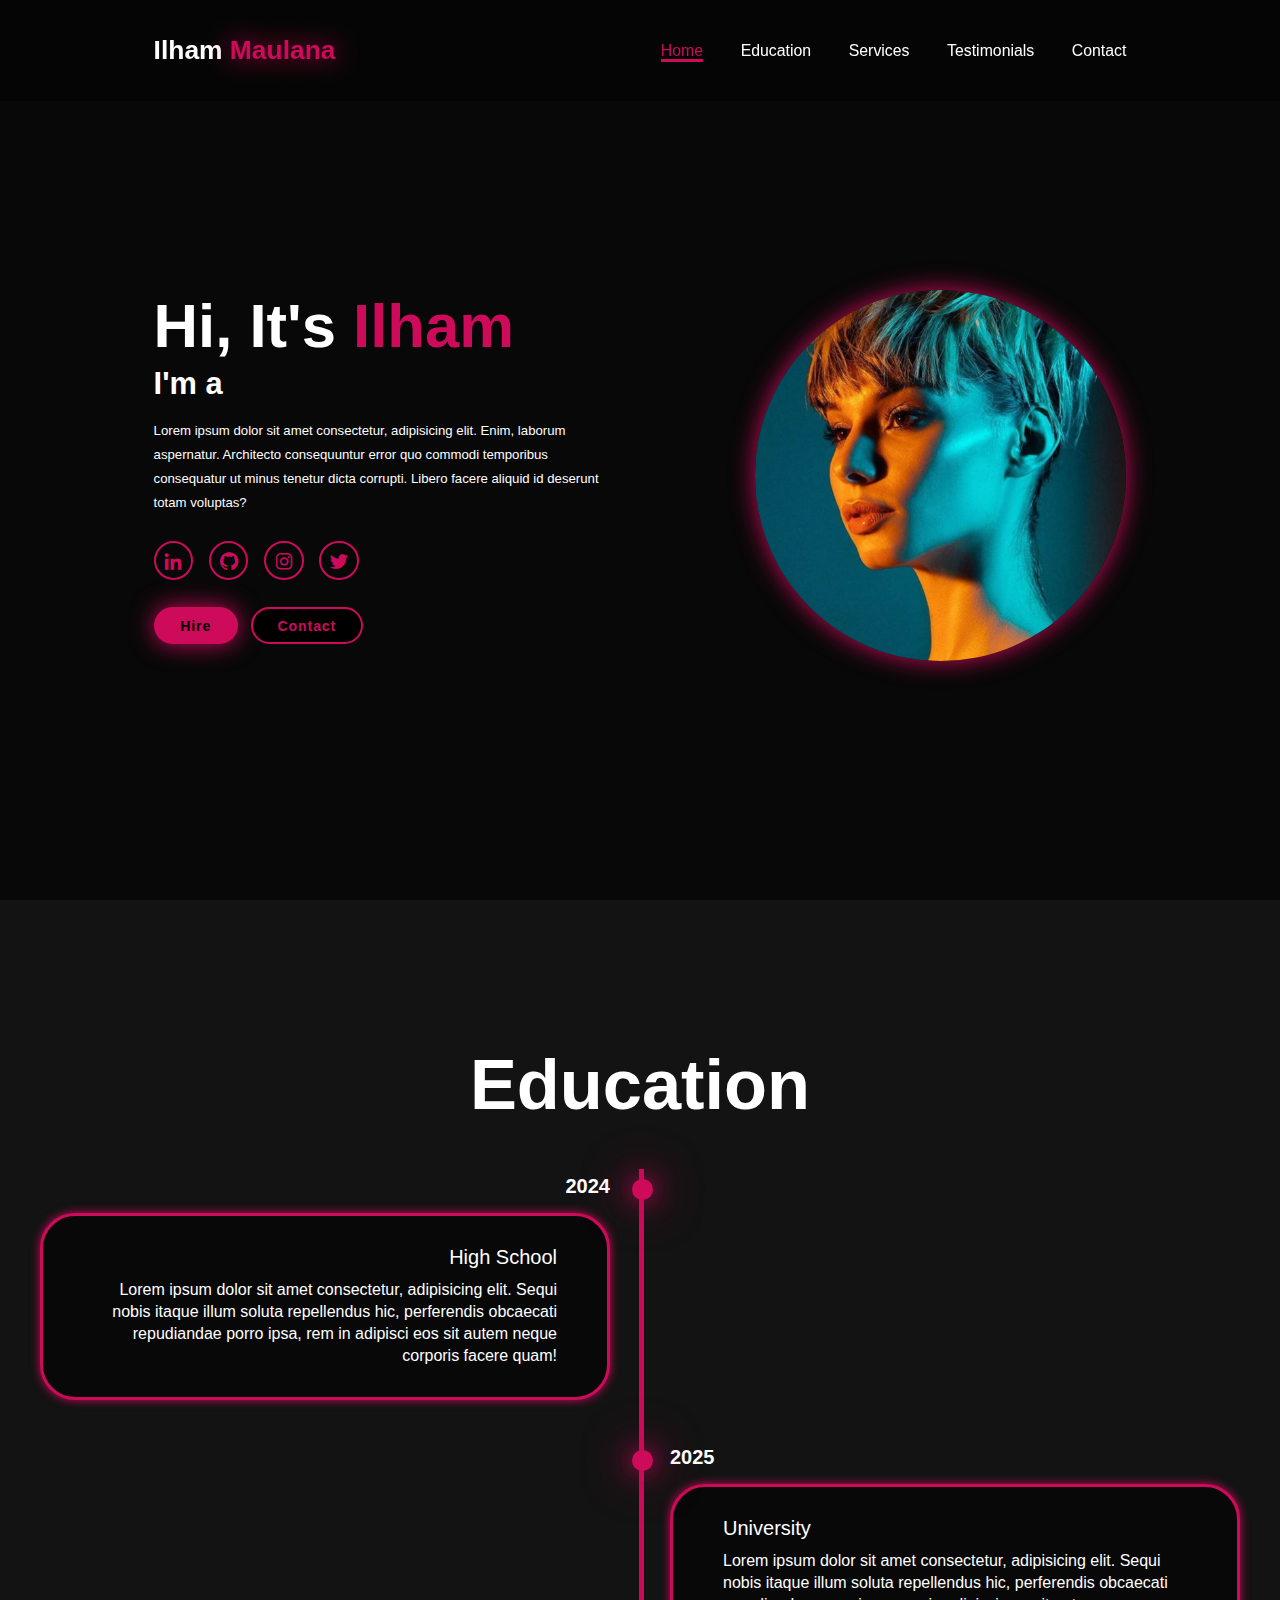
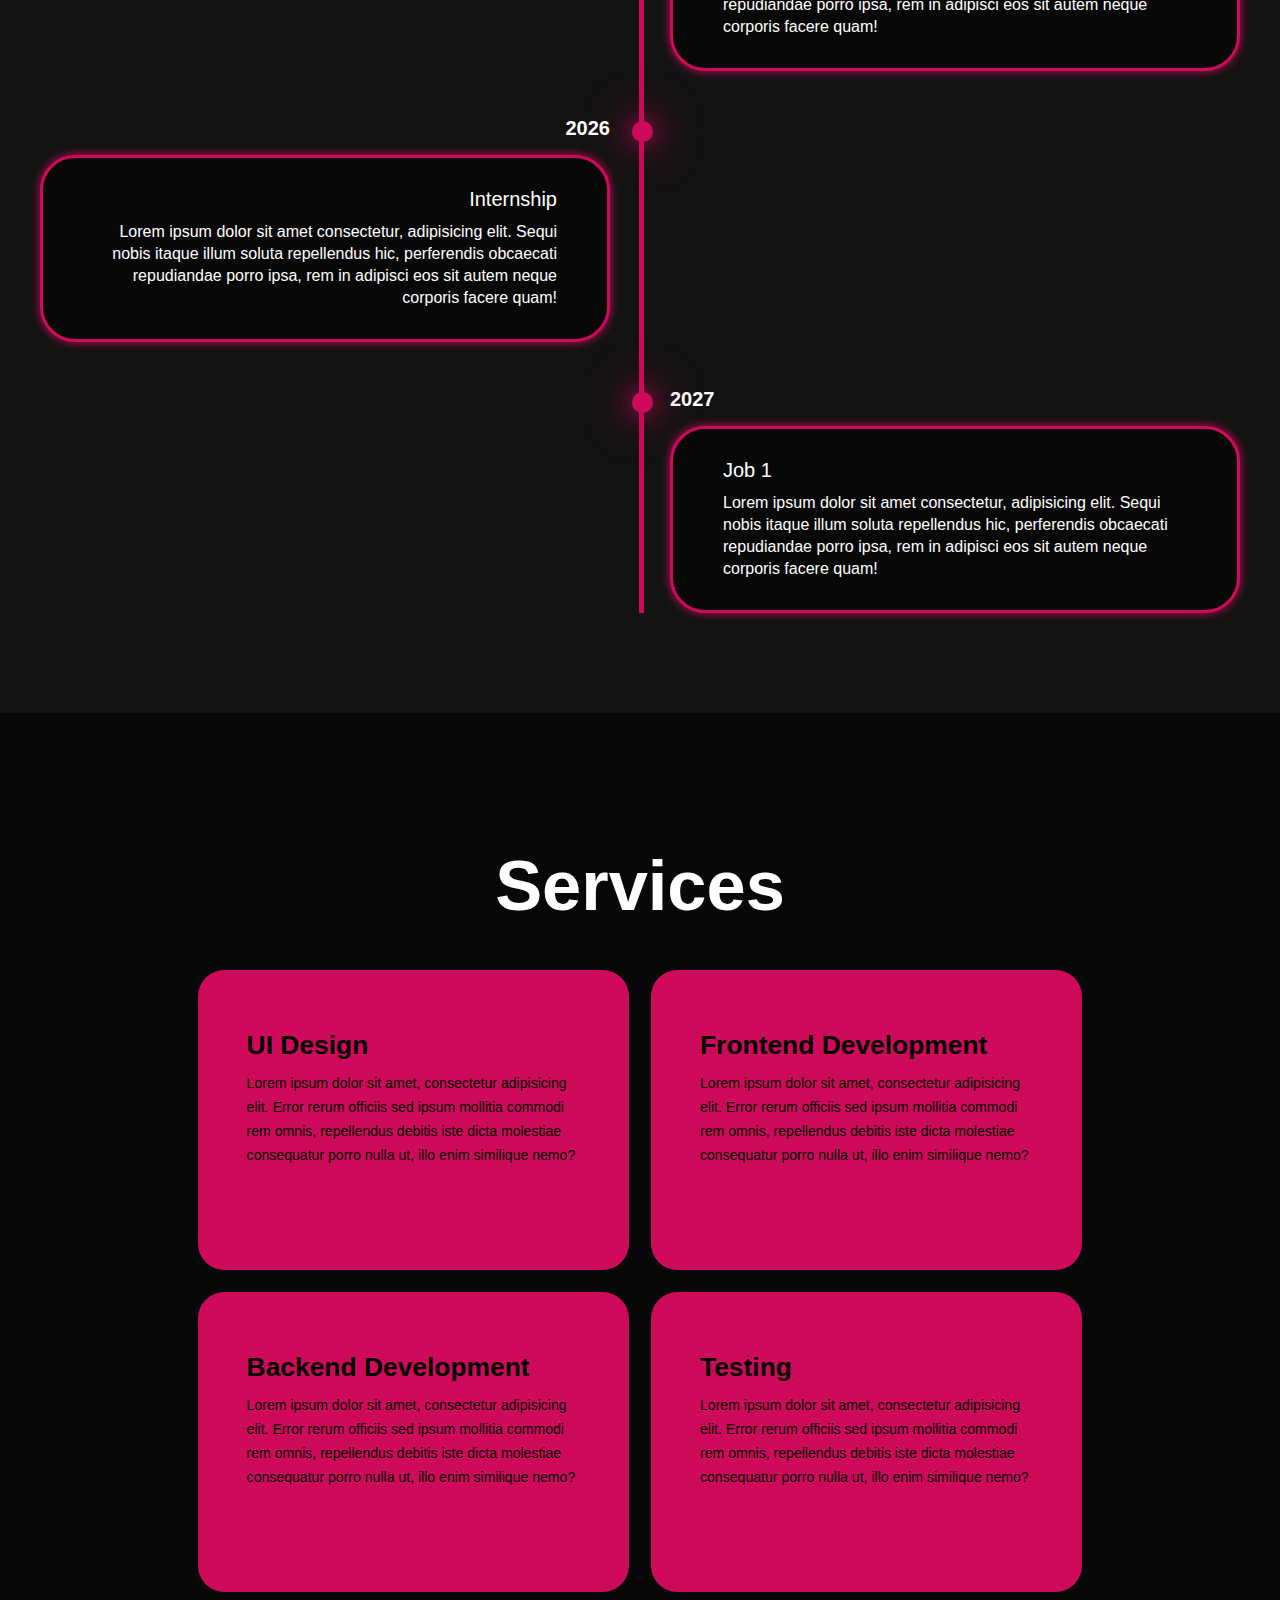
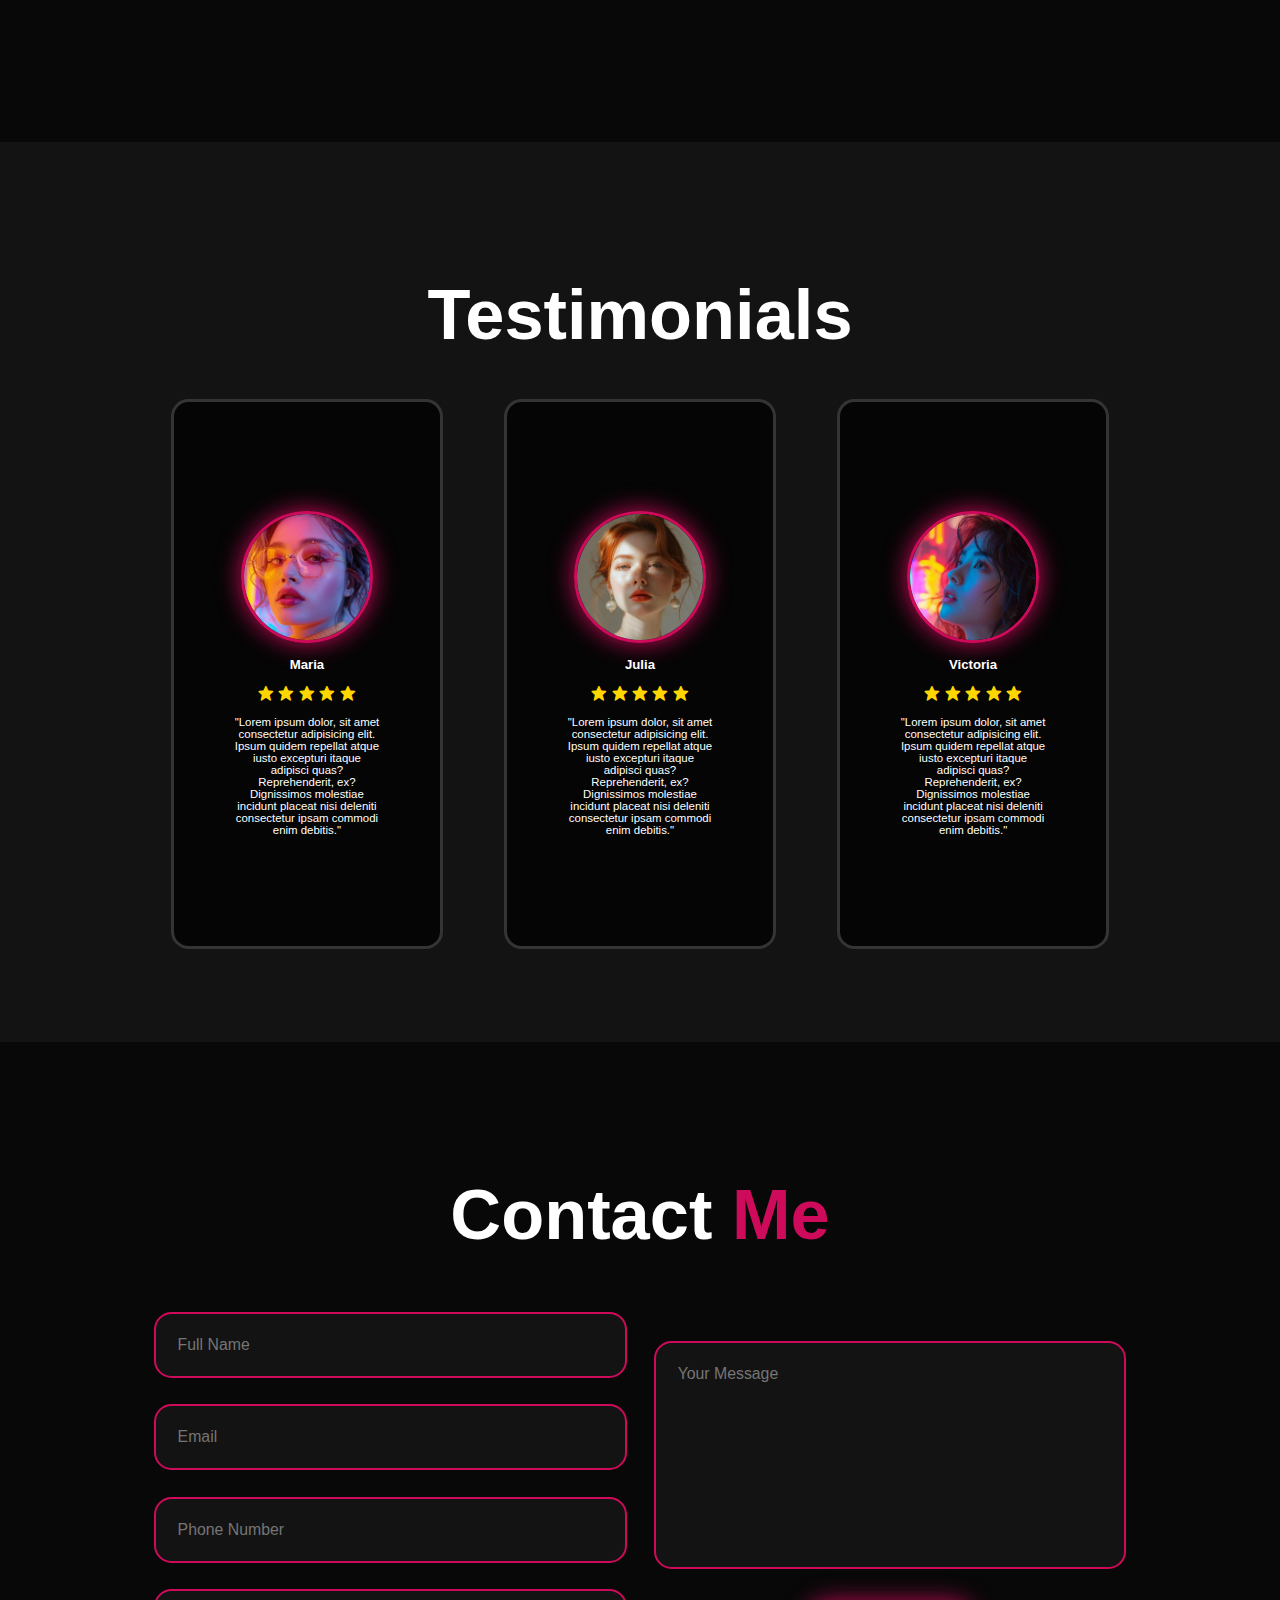
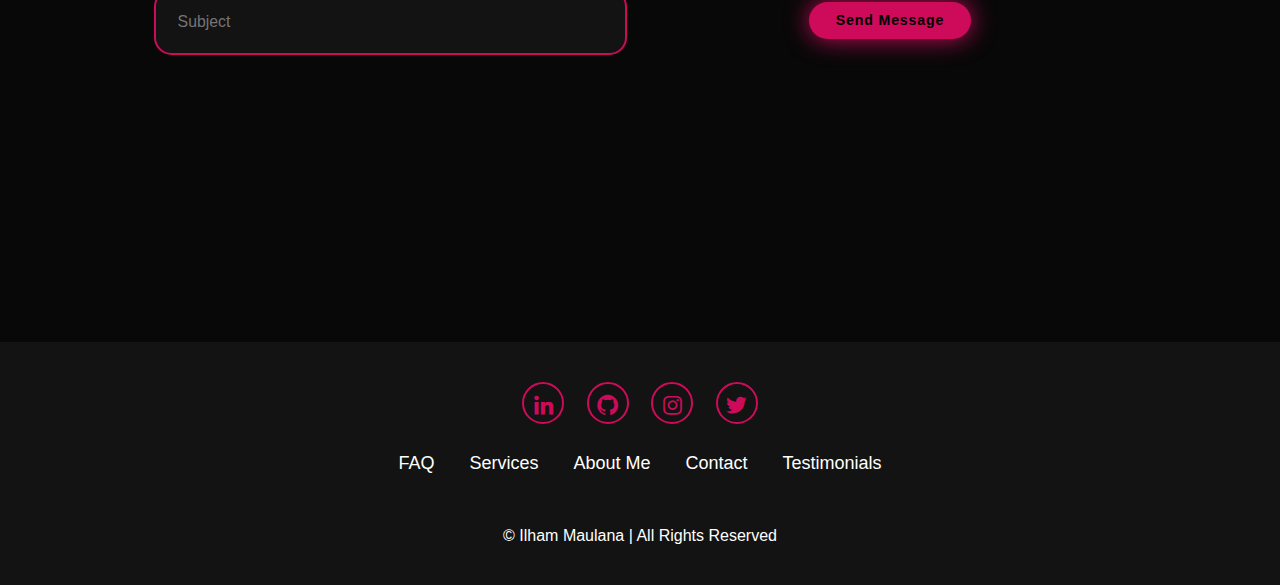
<file: index.html>
<!DOCTYPE html>
<html lang="en">
<head>
    <meta charset="UTF-8">
    <meta name="viewport" content="width=device-width, initial-scale=1.0">
    <title>portofolio</title>
    <link rel="stylesheet" href="portofolio.css">
    <link href='https://unpkg.com/boxicons@2.1.4/css/boxicons.min.css' rel='stylesheet'>
</head>
<body>
    <header class="header">
        <a href="#home" class="logo">Ilham
            <span>Maulana</span></a>
        <button class="sidebar">
            <div class="bar"></div>
        </button>
        <nav class="navbar">
            <a href="#home" class="active">Home</a>
            <a href="#education">Education</a>
            <a href="#services">Services</a>
            <a href="#testimonials">Testimonials</a>
            <a href="#contact">Contact</a>
        </nav>
    </header>
    <section class="home" id="home">
        <div class="home-content">
            <h1>Hi, It's <span>Ilham</span></h1>
            <h3 class="text-animation">I'm a <span></span></h3>
            <p>Lorem ipsum dolor sit amet consectetur, adipisicing elit. Enim, laborum aspernatur. Architecto consequuntur error quo commodi temporibus consequatur ut minus tenetur dicta corrupti. Libero facere aliquid id deserunt totam voluptas?</p>
            <div class="social-icons">
                <a href="#"><i class='bx bxl-linkedin' ></i></a>
                <a href="#"><i class='bx bxl-github' ></i></a>
                <a href="#"><i class='bx bxl-instagram' ></i></a>
                <a href="#"><i class='bx bxl-twitter'></i></a>
            </div>
            <div class="btn-group">
                <a href="#" class="btn">Hire</a>
                <a href="contact" class="btn">Contact</a>
            </div>
        </div>
            <div class="home-img">
                <img src="image1.jpg" alt="">
            </div>
    </section>
    <section class="education" id="education">
        <h2 class="heading">Education</h2>
        <div class="timeline-items">

            <div class="timeline-item">
                <div class="timeline-dot"></div>
                    <div class="timeline-date">2024</div>
                    <div class="timeline-content">
                        <h3>High School</h3>
                        <p>Lorem ipsum dolor sit amet consectetur, adipisicing elit. Sequi nobis itaque illum soluta repellendus hic, perferendis obcaecati repudiandae porro ipsa, rem in adipisci eos sit autem neque corporis facere quam!</p>
                    </div>
            </div>

            <div class="timeline-item">
                <div class="timeline-dot"></div>
                    <div class="timeline-date">2025</div>
                    <div class="timeline-content">
                        <h3>University</h3>
                        <p>Lorem ipsum dolor sit amet consectetur, adipisicing elit. Sequi nobis itaque illum soluta repellendus hic, perferendis obcaecati repudiandae porro ipsa, rem in adipisci eos sit autem neque corporis facere quam!</p>
                    </div>
            </div>

            <div class="timeline-item">
                <div class="timeline-dot"></div>
                    <div class="timeline-date">2026</div>
                    <div class="timeline-content">
                        <h3>Internship</h3>
                        <p>Lorem ipsum dolor sit amet consectetur, adipisicing elit. Sequi nobis itaque illum soluta repellendus hic, perferendis obcaecati repudiandae porro ipsa, rem in adipisci eos sit autem neque corporis facere quam!</p>
                    </div>
            </div>
    
            <div class="timeline-item">
                <div class="timeline-dot"></div> 
                    <div class="timeline-date">2027</div>
                    <div class="timeline-content">
                        <h3>Job 1</h3>
                        <p>Lorem ipsum dolor sit amet consectetur, adipisicing elit. Sequi nobis itaque illum soluta repellendus hic, perferendis obcaecati repudiandae porro ipsa, rem in adipisci eos sit autem neque corporis facere quam!</p>
                    </div>
            </div>
            
        </div>
    </section>
    <section class="services" id="services">
        <h2 class="heading">Services</h2>
        <div class="services-container">
            <div class="service-box">
                <div class="service-info">
                    <h4>UI Design</h4>
                    <p>Lorem ipsum dolor sit amet, consectetur adipisicing elit. Error rerum officiis sed ipsum mollitia commodi rem omnis, repellendus debitis iste dicta molestiae consequatur porro nulla ut, illo enim similique nemo?</p>
                </div>
            </div>

            <div class="service-box">
                <div class="service-info">
                    <h4>Frontend Development</h4>
                    <p>Lorem ipsum dolor sit amet, consectetur adipisicing elit. Error rerum officiis sed ipsum mollitia commodi rem omnis, repellendus debitis iste dicta molestiae consequatur porro nulla ut, illo enim similique nemo?</p>
                </div>
            </div>

            <div class="service-box">
                <div class="service-info">
                    <h4>Backend Development</h4>
                    <p>Lorem ipsum dolor sit amet, consectetur adipisicing elit. Error rerum officiis sed ipsum mollitia commodi rem omnis, repellendus debitis iste dicta molestiae consequatur porro nulla ut, illo enim similique nemo?</p>
                </div>
            </div>

            <div class="service-box">
                <div class="service-info">
                    <h4>Testing</h4>
                    <p>Lorem ipsum dolor sit amet, consectetur adipisicing elit. Error rerum officiis sed ipsum mollitia commodi rem omnis, repellendus debitis iste dicta molestiae consequatur porro nulla ut, illo enim similique nemo?</p>
                </div>
            </div>
        </div>
    </section>
    <section class="testimonials" id="testimonials">
        <div class="testimonials-box">
            <h2 class="heading">Testimonials</h2>
            <div class="wrapper">
                <div class="testimonial-item">
                    <img src="1.jpg" alt="">
                    <h2>Maria</h2>
                    <div class="rating">
                        <i class='bx bxs-star' id="star"></i>
                        <i class='bx bxs-star' id="star"></i>
                        <i class='bx bxs-star' id="star"></i>
                        <i class='bx bxs-star' id="star"></i>
                        <i class='bx bxs-star' id="star"></i>
                    </div>
                    <p>"Lorem ipsum dolor, sit amet consectetur adipisicing elit. Ipsum quidem repellat atque iusto excepturi itaque adipisci quas? Reprehenderit, ex? Dignissimos molestiae incidunt placeat nisi deleniti consectetur ipsam commodi enim debitis."</p>
                </div>

                <div class="testimonial-item">
                    <img src="2.jpg" alt="">
                    <h2>Julia</h2>
                    <div class="rating">
                        <i class='bx bxs-star' id="star"></i>
                        <i class='bx bxs-star' id="star"></i>
                        <i class='bx bxs-star' id="star"></i>
                        <i class='bx bxs-star' id="star"></i>
                        <i class='bx bxs-star' id="star"></i>
                    </div>
                    <p>"Lorem ipsum dolor, sit amet consectetur adipisicing elit. Ipsum quidem repellat atque iusto excepturi itaque adipisci quas? Reprehenderit, ex? Dignissimos molestiae incidunt placeat nisi deleniti consectetur ipsam commodi enim debitis."</p>
                </div>
    
                <div class="testimonial-item">
                    <img src="3.jpg" alt="">
                    <h2>Victoria</h2>
                    <div class="rating">
                        <i class='bx bxs-star' id="star"></i>
                        <i class='bx bxs-star' id="star"></i>
                        <i class='bx bxs-star' id="star"></i>
                        <i class='bx bxs-star' id="star"></i>
                        <i class='bx bxs-star' id="star"></i>
                    </div>
                    <p>"Lorem ipsum dolor, sit amet consectetur adipisicing elit. Ipsum quidem repellat atque iusto excepturi itaque adipisci quas? Reprehenderit, ex? Dignissimos molestiae incidunt placeat nisi deleniti consectetur ipsam commodi enim debitis."</p>
                </div>

            </div>

        </div>
    </section>
    <section class="contact" id="contact">
        <h2 class="heading">Contact <span>Me</span></h2>
        <form action="">
            <div class="input-group">
                <div class="input-box">
                    <input type="text" placeholder="Full Name">
                    <input type="email" placeholder="Email">
                </div>
                <div class="input-box">
                    <input type="number" placeholder="Phone Number">
                    <input type="text" placeholder="Subject">
                </div>
            </div>
            <div class="input-group-2">
                <textarea name="" id="" cols="30" rows="10" placeholder="Your Message"></textarea>
                <input type="submit" value="Send Message" class="btn">
            </div>
        </form>
    </section>

    <footer class="footer">
        <div class="social">
            <a href="#"><i class='bx bxl-linkedin' ></i></a>
            <a href="#"><i class='bx bxl-github' ></i></a>
            <a href="#"><i class='bx bxl-instagram' ></i></a>
            <a href="#"><i class='bx bxl-twitter'></i></a>
        </div>

        <ul class="list">
            <li>
                <a href="#">FAQ</a>
            </li>

            <li>
                <a href="#">Services</a>
            </li>

            <li>
                <a href="#">About Me</a>
            </li> 

            <li>
                <a href="#">Contact</a>
            </li>

            <li>
                <a href="#">Testimonials</a>
            </li>
        </ul>
        <p class="copyright">
            © Ilham Maulana | All Rights Reserved
        </p>
    </footer>
    <script src="portofolio.js"></script>
</body>
</html>
</file>
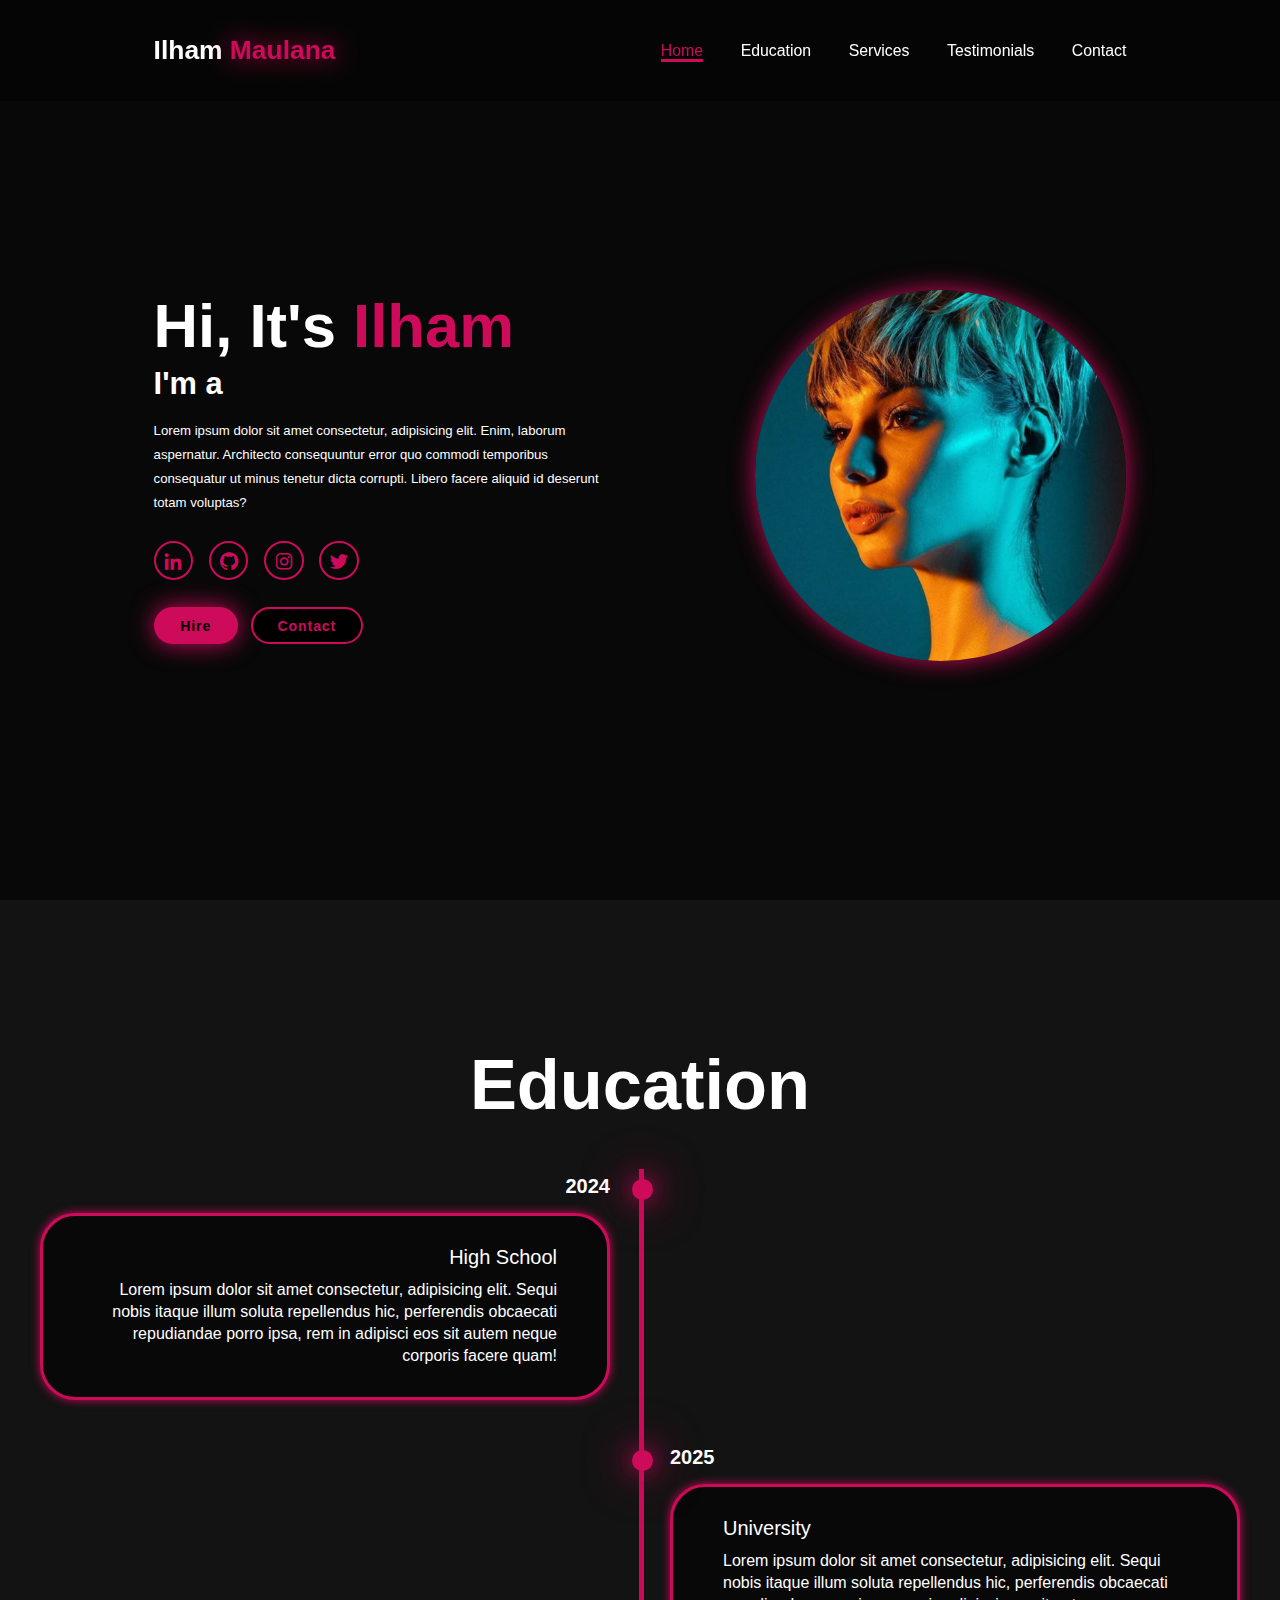
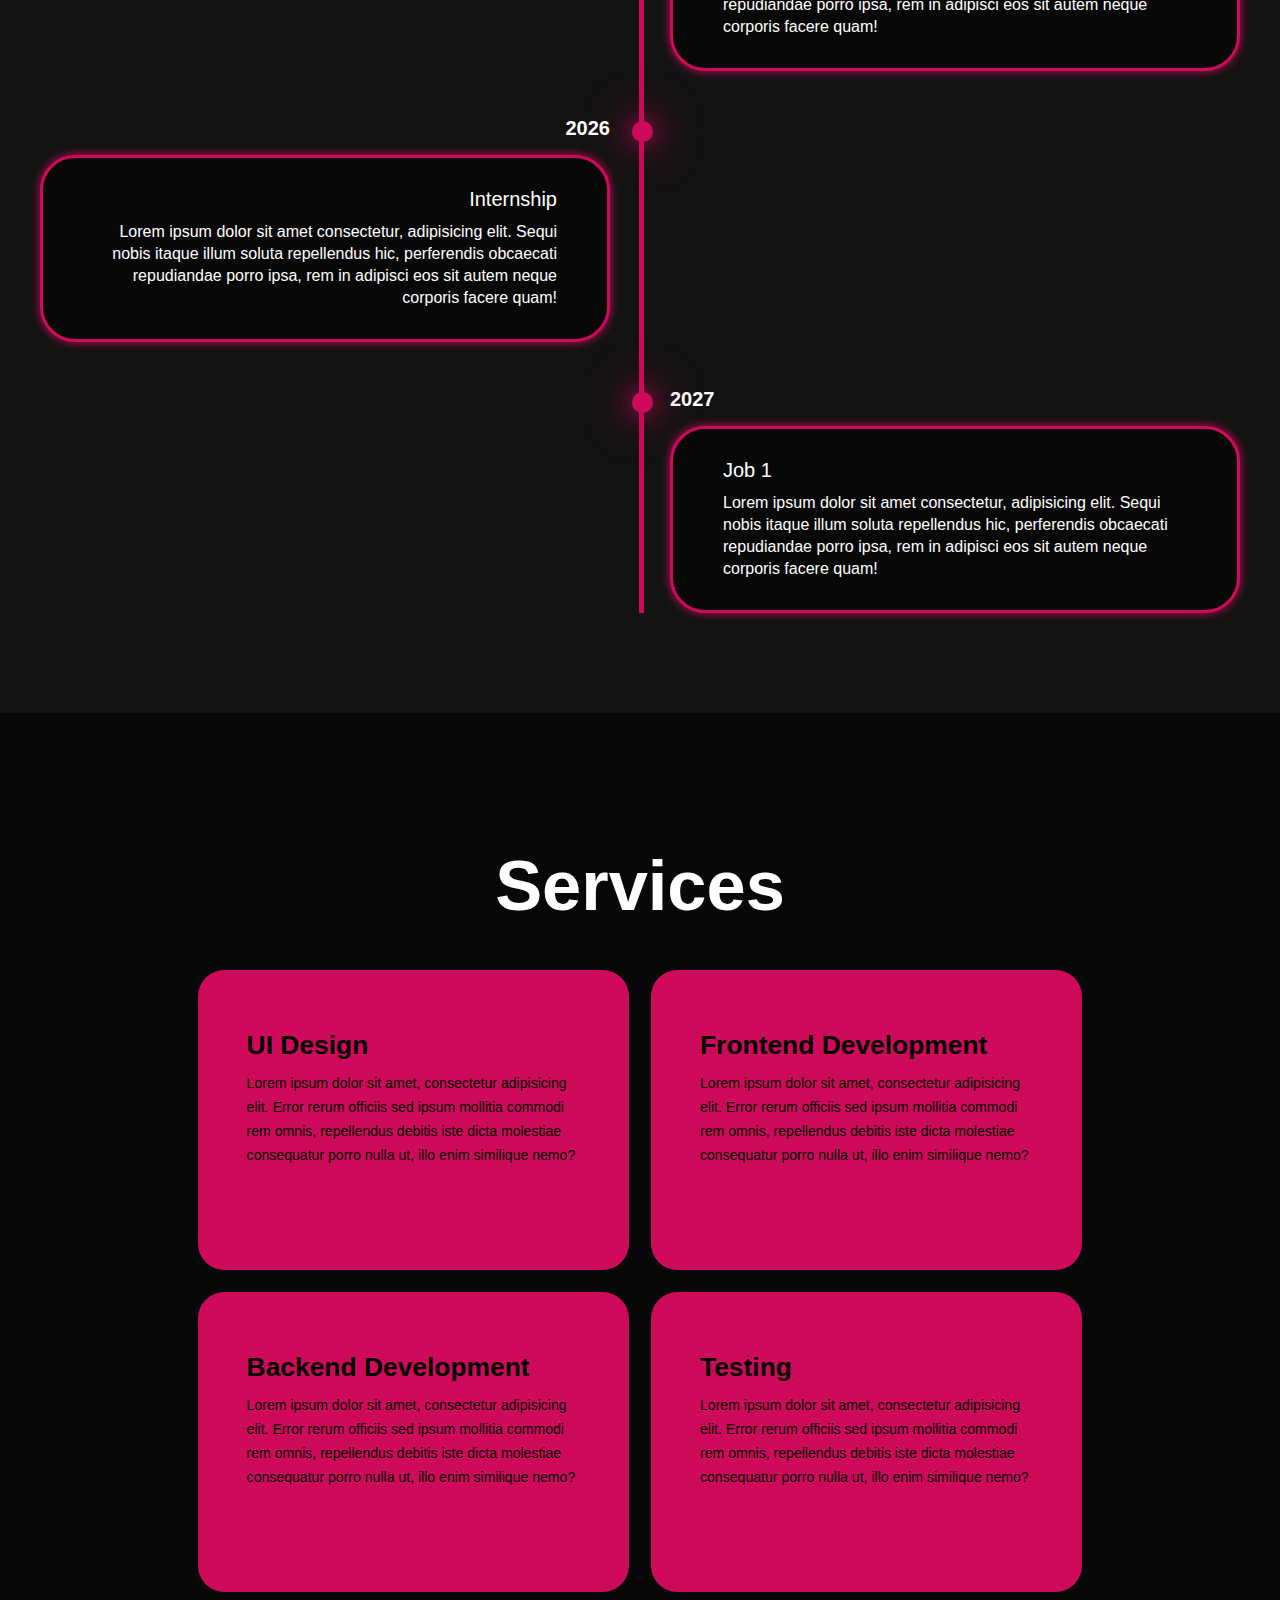
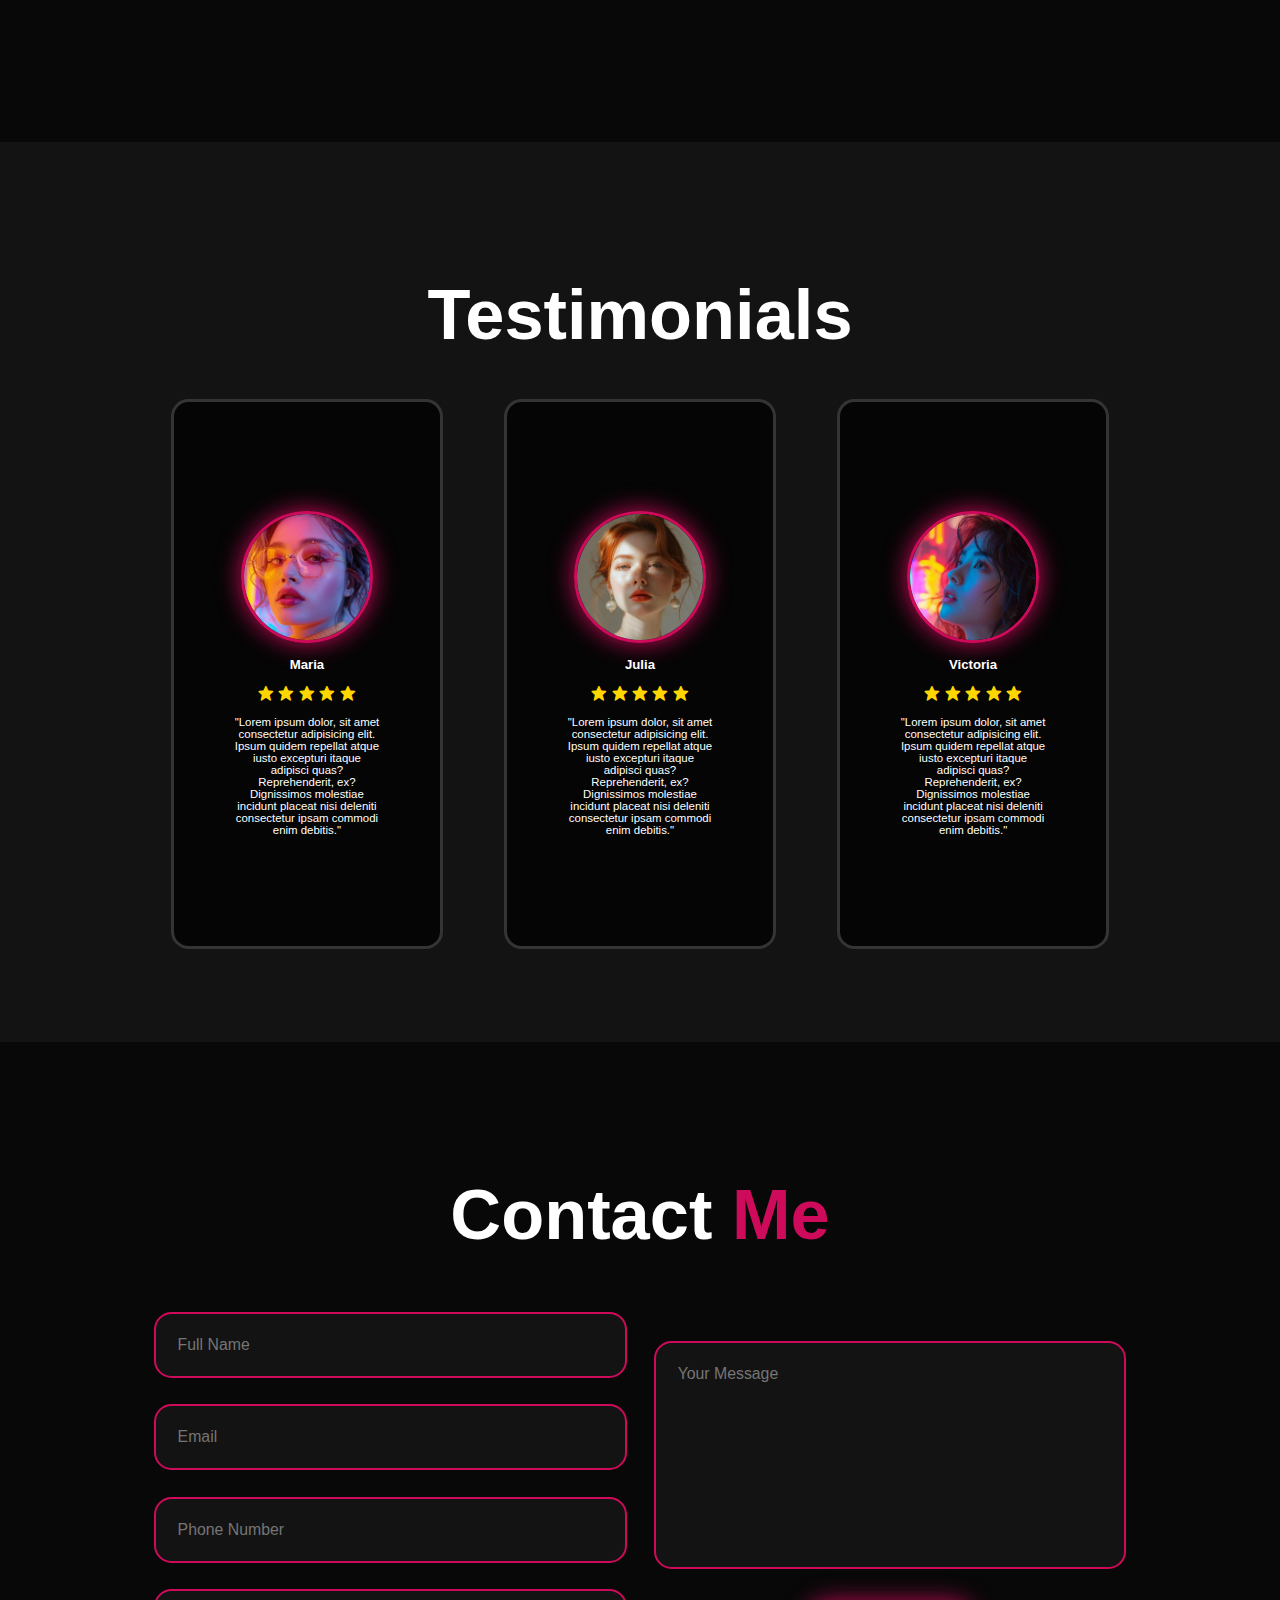
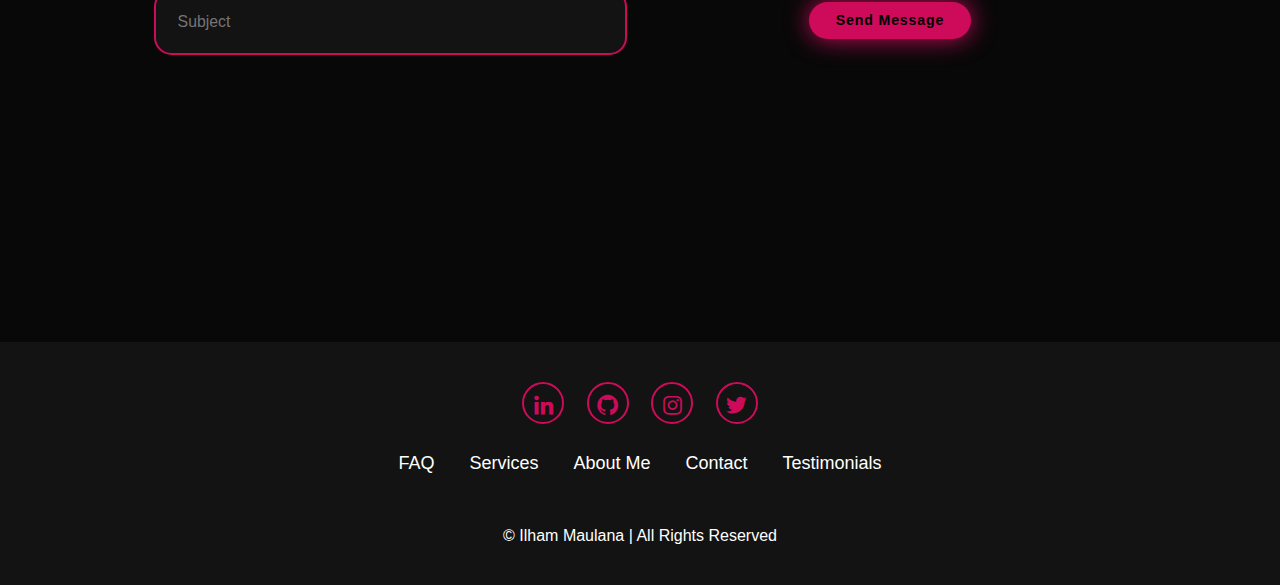
<file: portofolio.html>
<!DOCTYPE html>
<html lang="en">
<head>
    <meta charset="UTF-8">
    <meta name="viewport" content="width=device-width, initial-scale=1.0">
    <title>portofolio</title>
    <link rel="stylesheet" href="portofolio.css">
    <link href='https://unpkg.com/boxicons@2.1.4/css/boxicons.min.css' rel='stylesheet'>
</head>
<body>
    <header class="header">
        <a href="#home" class="logo">Ilham
            <span>Maulana</span></a>
        <button class="sidebar">
            <div class="bar"></div>
        </button>
        <nav class="navbar">
            <a href="#home" class="active">Home</a>
            <a href="#education">Education</a>
            <a href="#services">Services</a>
            <a href="#testimonials">Testimonials</a>
            <a href="#contact">Contact</a>
        </nav>
    </header>
    <section class="home" id="home">
        <div class="home-content">
            <h1>Hi, It's <span>Ilham</span></h1>
            <h3 class="text-animation">I'm a <span></span></h3>
            <p>Lorem ipsum dolor sit amet consectetur, adipisicing elit. Enim, laborum aspernatur. Architecto consequuntur error quo commodi temporibus consequatur ut minus tenetur dicta corrupti. Libero facere aliquid id deserunt totam voluptas?</p>
            <div class="social-icons">
                <a href="#"><i class='bx bxl-linkedin' ></i></a>
                <a href="#"><i class='bx bxl-github' ></i></a>
                <a href="#"><i class='bx bxl-instagram' ></i></a>
                <a href="#"><i class='bx bxl-twitter'></i></a>
            </div>
            <div class="btn-group">
                <a href="#" class="btn">Hire</a>
                <a href="contact" class="btn">Contact</a>
            </div>
        </div>
            <div class="home-img">
                <img src="image1.jpg" alt="">
            </div>
    </section>
    <section class="education" id="education">
        <h2 class="heading">Education</h2>
        <div class="timeline-items">

            <div class="timeline-item">
                <div class="timeline-dot"></div>
                    <div class="timeline-date">2024</div>
                    <div class="timeline-content">
                        <h3>High School</h3>
                        <p>Lorem ipsum dolor sit amet consectetur, adipisicing elit. Sequi nobis itaque illum soluta repellendus hic, perferendis obcaecati repudiandae porro ipsa, rem in adipisci eos sit autem neque corporis facere quam!</p>
                    </div>
            </div>

            <div class="timeline-item">
                <div class="timeline-dot"></div>
                    <div class="timeline-date">2025</div>
                    <div class="timeline-content">
                        <h3>University</h3>
                        <p>Lorem ipsum dolor sit amet consectetur, adipisicing elit. Sequi nobis itaque illum soluta repellendus hic, perferendis obcaecati repudiandae porro ipsa, rem in adipisci eos sit autem neque corporis facere quam!</p>
                    </div>
            </div>

            <div class="timeline-item">
                <div class="timeline-dot"></div>
                    <div class="timeline-date">2026</div>
                    <div class="timeline-content">
                        <h3>Internship</h3>
                        <p>Lorem ipsum dolor sit amet consectetur, adipisicing elit. Sequi nobis itaque illum soluta repellendus hic, perferendis obcaecati repudiandae porro ipsa, rem in adipisci eos sit autem neque corporis facere quam!</p>
                    </div>
            </div>
    
            <div class="timeline-item">
                <div class="timeline-dot"></div> 
                    <div class="timeline-date">2027</div>
                    <div class="timeline-content">
                        <h3>Job 1</h3>
                        <p>Lorem ipsum dolor sit amet consectetur, adipisicing elit. Sequi nobis itaque illum soluta repellendus hic, perferendis obcaecati repudiandae porro ipsa, rem in adipisci eos sit autem neque corporis facere quam!</p>
                    </div>
            </div>
            
        </div>
    </section>
    <section class="services" id="services">
        <h2 class="heading">Services</h2>
        <div class="services-container">
            <div class="service-box">
                <div class="service-info">
                    <h4>UI Design</h4>
                    <p>Lorem ipsum dolor sit amet, consectetur adipisicing elit. Error rerum officiis sed ipsum mollitia commodi rem omnis, repellendus debitis iste dicta molestiae consequatur porro nulla ut, illo enim similique nemo?</p>
                </div>
            </div>

            <div class="service-box">
                <div class="service-info">
                    <h4>Frontend Development</h4>
                    <p>Lorem ipsum dolor sit amet, consectetur adipisicing elit. Error rerum officiis sed ipsum mollitia commodi rem omnis, repellendus debitis iste dicta molestiae consequatur porro nulla ut, illo enim similique nemo?</p>
                </div>
            </div>

            <div class="service-box">
                <div class="service-info">
                    <h4>Backend Development</h4>
                    <p>Lorem ipsum dolor sit amet, consectetur adipisicing elit. Error rerum officiis sed ipsum mollitia commodi rem omnis, repellendus debitis iste dicta molestiae consequatur porro nulla ut, illo enim similique nemo?</p>
                </div>
            </div>

            <div class="service-box">
                <div class="service-info">
                    <h4>Testing</h4>
                    <p>Lorem ipsum dolor sit amet, consectetur adipisicing elit. Error rerum officiis sed ipsum mollitia commodi rem omnis, repellendus debitis iste dicta molestiae consequatur porro nulla ut, illo enim similique nemo?</p>
                </div>
            </div>
        </div>
    </section>
    <section class="testimonials" id="testimonials">
        <div class="testimonials-box">
            <h2 class="heading">Testimonials</h2>
            <div class="wrapper">
                <div class="testimonial-item">
                    <img src="1.jpg" alt="">
                    <h2>Maria</h2>
                    <div class="rating">
                        <i class='bx bxs-star' id="star"></i>
                        <i class='bx bxs-star' id="star"></i>
                        <i class='bx bxs-star' id="star"></i>
                        <i class='bx bxs-star' id="star"></i>
                        <i class='bx bxs-star' id="star"></i>
                    </div>
                    <p>"Lorem ipsum dolor, sit amet consectetur adipisicing elit. Ipsum quidem repellat atque iusto excepturi itaque adipisci quas? Reprehenderit, ex? Dignissimos molestiae incidunt placeat nisi deleniti consectetur ipsam commodi enim debitis."</p>
                </div>

                <div class="testimonial-item">
                    <img src="2.jpg" alt="">
                    <h2>Julia</h2>
                    <div class="rating">
                        <i class='bx bxs-star' id="star"></i>
                        <i class='bx bxs-star' id="star"></i>
                        <i class='bx bxs-star' id="star"></i>
                        <i class='bx bxs-star' id="star"></i>
                        <i class='bx bxs-star' id="star"></i>
                    </div>
                    <p>"Lorem ipsum dolor, sit amet consectetur adipisicing elit. Ipsum quidem repellat atque iusto excepturi itaque adipisci quas? Reprehenderit, ex? Dignissimos molestiae incidunt placeat nisi deleniti consectetur ipsam commodi enim debitis."</p>
                </div>
    
                <div class="testimonial-item">
                    <img src="3.jpg" alt="">
                    <h2>Victoria</h2>
                    <div class="rating">
                        <i class='bx bxs-star' id="star"></i>
                        <i class='bx bxs-star' id="star"></i>
                        <i class='bx bxs-star' id="star"></i>
                        <i class='bx bxs-star' id="star"></i>
                        <i class='bx bxs-star' id="star"></i>
                    </div>
                    <p>"Lorem ipsum dolor, sit amet consectetur adipisicing elit. Ipsum quidem repellat atque iusto excepturi itaque adipisci quas? Reprehenderit, ex? Dignissimos molestiae incidunt placeat nisi deleniti consectetur ipsam commodi enim debitis."</p>
                </div>

            </div>

        </div>
    </section>
    <section class="contact" id="contact">
        <h2 class="heading">Contact <span>Me</span></h2>
        <form action="">
            <div class="input-group">
                <div class="input-box">
                    <input type="text" placeholder="Full Name">
                    <input type="email" placeholder="Email">
                </div>
                <div class="input-box">
                    <input type="number" placeholder="Phone Number">
                    <input type="text" placeholder="Subject">
                </div>
            </div>
            <div class="input-group-2">
                <textarea name="" id="" cols="30" rows="10" placeholder="Your Message"></textarea>
                <input type="submit" value="Send Message" class="btn">
            </div>
        </form>
    </section>

    <footer class="footer">
        <div class="social">
            <a href="#"><i class='bx bxl-linkedin' ></i></a>
            <a href="#"><i class='bx bxl-github' ></i></a>
            <a href="#"><i class='bx bxl-instagram' ></i></a>
            <a href="#"><i class='bx bxl-twitter'></i></a>
        </div>

        <ul class="list">
            <li>
                <a href="#">FAQ</a>
            </li>

            <li>
                <a href="#">Services</a>
            </li>

            <li>
                <a href="#">About Me</a>
            </li> 

            <li>
                <a href="#">Contact</a>
            </li>

            <li>
                <a href="#">Testimonials</a>
            </li>
        </ul>
        <p class="copyright">
            © Ilham Maulana | All Rights Reserved
        </p>
    </footer>
    <script src="portofolio.js"></script>
</body>
</html>
</file>
<file: portofolio.css>
* {
    margin: 0;
    padding: 0;
    box-sizing: border-box;
    text-decoration: none;
    border: none;
    outline: none;
    scroll-behavior: smooth;
    font-family: "Poppins", sans-serif;
}

:root {
    --bg-color: #080808;
    --second-bg-color: #131313;
    --text-color: white;
    --main-color: #cd0b5a;
}

html {
    font-size: 60%;
    overflow-x: hidden;
}

body {
    background: var(--bg-color);
    color: var(--text-color);
}

.header {
    position: fixed;
    top: 0;
    left: 0;
    width: 100%;
    padding: 4rem 12% 4rem;
    background: rgba(0, 0, 0, 0.3);
    backdrop-filter: blur(10px);
    display: flex;
    justify-content: space-between;
    align-items: center;
    z-index: 5;
}

.logo {
    font-size: 3rem;
    color: var(--text-color);
    font-weight: 800;
    cursor: pointer;
    transition: 0.3s ease;
}

.logo:hover {
    transform: scale(1.1);
}

.logo span {
    text-shadow: 0 0 25px var(--main-color);
}

.navbar a {
    font-size: 1.8rem;
    color: var(--text-color);
    margin-left: 4rem;
    font-weight: 500;
    transition: 0.3s ease;
    border-bottom: 3px solid transparent;
}

.navbar a:hover,
.navbar a.active {
    color: var(--main-color);
    border-bottom: 3px solid var(--main-color);
}

#menu-icon { 
    font-size: 3.6rem;
    color: var(--main-color);
    display: none;
}

section {
    min-height: 100vh;
    padding: 10rem 12% 10rem;
}

.home {
    display: flex;
    align-items: center;
    justify-content: center;
    gap: 15rem;
}

.home-content {
    display: flex;
    flex-direction: column;
    align-items: baseline;
    text-align: left;
    justify-content: center;
    margin-top: 3rem;
}

span {
    color: var(--main-color);
}

.logo span {
    color: var(--main-color);
}

.home-content h3 {
    margin-bottom: 2rem;
    margin-top: 1rem;
    font-size: 3.5rem;
}
.home-content h1 {
    font-size: 7rem;
    font-weight: 700;
    margin-top: 1.5rem;
    line-height: 1;
}

.home-img {
    border-radius: 50%;
}

.home-img img {
    position: relative;
    top: 3rem;
    width: 29vw;
    border-radius: 50%;
    box-shadow: 0 0 25px var(--main-color);
    cursor: pointer;
    transition: 0.4s ease-in-out;
}

.home-img img:hover {
    box-shadow: 0 0 25px var(--main-color),
                0 0 50px var(--main-color),
                0 0 100px var(--main-color);
}

.home-content p {
    font-size: 1.5rem;
    font-weight: 500;
    line-height: 1.8;
    max-width: 1000px;
}

.social-icons a {
    display: inline-flex;
    justify-content: center;
    align-items: center;
    width: 4.5rem;
    height: 4.5rem;
    background: transparent;
    border: 2px solid var(--main-color);
    font-size: 2.5rem;
    border-radius: 50%;
    color: var(--main-color);
    margin: 3rem 1.5rem 3rem 0;
    transition: 0.3s ease-in-out;
}

.social-icons a:hover {
    color: var(--text-color);
    transform: scale(1.3)translateY(-5px);
    box-shadow: 0 0 25px var(--main-color);
    background-color: var(--main-color);
}

.btn {
    display: inline-block;
    padding: 1rem 2.8rem;
    background: var(--main-color);
    box-shadow: 0 0 25px var(--main-color);
    border-radius: 4rem;
    font-size: 1.6rem;
    color: black;
    border: 2px solid transparent;
    letter-spacing: 0.1rem;
    font-weight: 600;
    transition: 0.3s ease-out;
    cursor: pointer;
}

.btn:hover {
    transform: scale(1.05);
    box-shadow: 0 0 50px var(--main-color);
}

.btn-group {
    display: flex;
    align-items: center;
    gap: 1.5rem;
}

.btn-group a:nth-of-type(2) {
    background-color: black;
    color: var(--main-color);
    border: 2px solid var(--main-color);
    box-shadow: 0 0 25px transparent;
}

.btn-group a:nth-of-type(2):hover {
    box-shadow: 0 0 25px var(--main-color);
    background-color: var(--main-color);
    color: black;
}

.text-animation {
    font-size: 34px;
    font-weight: 600;
    min-width: 280px;
}

.text-animation span {
    position: relative;
}

.text-animation span::before {
    content: "Web Developer";
    color: var(--main-color);
    animation: words 20s infinite;
}

.text-animation span::after {
    content: "";
    background-color: var(--bg-color);
    position: absolute;
    width: calc(100% + 8px);
    height: 100%;
    border-left: 3px solid var(--bg-color);
    right: -8px;
    animation: cursor 0.6s infinite, typing 20s steps(14) infinite;
}

@keyframes cursor {
    to {
        border-left: 2px solid var(--main-color);
    }
}

@keyframes words {
    0%,
    20% {
        content: "Fronted Designer";
    }
    21%,
    40% {
        content: "Web Designer";
    }
    41%,
    60% {
        content: "UI / UX Designer" ;
    }
    61%,
    80% {
        content: "Web Developer";
    }
    81%,
    100% {
        content: "Software Tester";
    }
}

@keyframes typing {
    10%,
    15%,
    30%,
    35%,
    50%,
    55%,
    70%,
    90%,
    95% {
        width: 0;
    }
    5%,
    20%,
    25%,
    40%,
    45%,
    60%,
    65%,
    80%,
    85% {
        width: calc(100% + 8px);
    }
}

.heading {
    font-size: 8rem;
    text-align: center;
    margin: 5rem 0;
}

.education {
    padding: 100px 15px;
    background: var(--second-bg-color);
}

.education h2 {
    margin-bottom: 5rem;
}

.timeline-items {
    max-width: 1200px;
    margin: auto;
    display: flex;
    flex-wrap: wrap;
    position: relative;
}
.timeline-items::before {
    content: "";
    position: absolute;
    width: 5px;
    height: 100%;
    background-color: var(--main-color);
    left: calc(50% - 1px);
}

.timeline-item {
    margin-bottom: 40px;
    width: 100%;
    position: relative;
}

.timeline-item:last-child {
    margin-bottom: 0;
}

.timeline-item:nth-child(odd) {
    padding-right: calc(50% + 30px);
    text-align: right;
}

.timeline-item:nth-child(even) {
    padding-left: calc(50% + 30px);
}

.timeline-dot {
    height: 21px;
    width: 21px;
    background-color: var(--main-color);
    box-shadow: 0 0 25px var(--main-color),
                0 0 50px var(--main-color);
    position: absolute;
    left: calc(50% - 8px);
    border-radius: 50%;
    top: 10px ;
}

.timeline-date {
    font-size: 20px;
    font-weight: 800;
    color: white;
    margin: 6px 0 15px;
}

.timeline-content {
    background-color: var(--bg-color);
    border: 3px solid var(--main-color);
    padding: 30px 50px;
    border-radius: 4rem;
    box-shadow: 0 0 10px var(--main-color);
    cursor: pointer;
    transition: 0.3s ease-in-out;
}

.timeline-content:hover {
    transform: scale(1.05);
    box-shadow: 0 0 25px var(--main-color);
} 

.timeline-content h3 {
    font-size: 20px;
    color: white;
    margin: 0 0 10px;
    font-weight: 500;
}

.timeline-content p {
    color: white;
    font-size: 16px;
    font-weight: 300;
    line-height: 22px;
}

::-webkit-scrollbar {
    width: 15px;
}

::-webkit-scrollbar-thumb {
    background-color: var(--main-color);
}

::-webkit-scrollbar-track {
    background-color: var(--bg-color);
    width: 50px;
}

.services {
  background: var(--bg-color);
  color: black;  
}

.services h2 {
    margin-bottom: 5rem;
    color: white;
}

.services-container {
    display: grid;
    grid-template-columns: repeat(2,1fr);
    align-items: center;
    gap: 2.5rem;
}

.service-box {
    background-color: var(--main-color);
    height: 300px;
    border-radius: 3rem;
    border: 5px solid transparent;
    cursor: pointer;
    transition: 0.4s ease-in-out;
}

.service-box:hover {
    background: white;
    color: black;
    border: 5px solid var(--main-color);
    transform: scale(1.03);
}

.service-box .service-info {
    display: flex;
    flex-direction: column;
    text-align: left;
    max-height: 200px;
    justify-content: left;
    align-items: baseline;
    padding: 5rem 5rem;
}

.service-info h4 {
    font-size: 3rem;
    font-weight: 600;
    line-height: 2;
}

.service-info p {
    font-size: 1.6rem;
    font-weight: 300;
    max-height: 100px;
    line-height: 1.7;
    margin: auto;
}

.testimonials {
    background: var(--second-bg-color);
}

.testimonials-box {
    background-size: cover;
    display: flex;
    align-items: center;
    justify-content: center;
    flex-direction: column;
}

.testimonials .heading {
    margin-bottom: 5rem;
}

.testimonials-box img {
    width: 15rem;
    border-radius: 50%;
    border: 3px solid var(--main-color);
    box-shadow: 0 0 25px var(--main-color);
}

.wrapper {
    display: grid;
    grid-template-columns: repeat(3,1fr);
    gap: 3rem;
}

.testimonial-item {
    min-height: 550px;
    max-width: 450px;
    background: rgba(0, 0, 0, 0.7);
    border: 3px solid rgba(238, 238, 238, 0.2);
    border-radius: 2rem;
    margin: 0 2rem;
    padding: 30px 60px;
    cursor: pointer;
    display: flex;
    flex-direction: column;
    align-items: center;
    justify-content: center;
    text-align: center;
    gap: 1.5rem;
    color: white;
    transition: 0.4s ease-in-out;
}

.testimonial-item:hover {
    border: 3px solid var(--main-color);
    transform: translateY(10px)scale(1.03);
    box-shadow: 0 0 50px var(--main-color);
}

.testimonial-item .h2 {
    font-size: 2.8rem;
}

.testimonial-item p {
    font-size: 1.3rem;
}

#star {
    color: gold;
    font-size: 2rem;
}

.contact {
    background-color: var(--bg-color);
}

.contact h2 {
    margin-bottom: 3rem;
    color: white;
}

.contact form {
    display: flex;
    align-items: center;
    justify-content: center;
    gap: 3rem;
    margin: 5rem auto;
    text-align: center;
}

.contact form .input-box {
    display: flex;
    justify-content: center;
    flex-wrap: wrap;
}

.contact form .input-box input,
.contact form textarea {
    width: 100%;
    padding: 2.5rem;
    font-size: 1.8rem;
    color: var(--text-color);
    background: var(--second-bg-color);
    border-radius: 2rem;
    border: 2px solid var(--main-color);
    margin: 1.5rem 0;
    resize: none;
}

.contact form .btn {
    margin-top: 2rem;
}

.footer {
    position: relative;
    bottom: 0;
    width: 100%;
    padding: 40px 0;
    background-color: var(--second-bg-color);
}

.footer .social {
    text-align: center;
    padding-bottom: 25px;
    color: var(--main-color);
}

.footer .social a {
    font-size: 25px;
    color: var(--main-color);
    border: 2px solid var(--main-color);
    width: 42px;
    height: 42px;
    line-height: 46px;
    display: inline-block;
    text-align: center;
    border-radius: 50px;
    margin: 0 10px;
    transition: 0.3s ease-in-out;
}

.footer .social a:hover {
    transform: scale(1.2) translateY(-10px);
    background-color: var(--main-color);
    color: black;
    box-shadow: 0 0 25px var(--main-color);
}

.footer ul {
    margin-top: 0;
    padding: 0;
    font-size: 18px;
    line-height: 1.6;
    margin-bottom: 0;
    text-align: center;
}

.footer ul li a {
    color: white;
    border-bottom: 3px solid transparent;
    transition: 0.3s ease-in-out;
}

.footer ul li a:hover {
    border-bottom: 3px solid var(--main-color);
}

.footer ul li {
    display: inline-block;
    padding: 0 15px;
}

.footer .copyright {
    margin-top: 50px;
    text-align: center;
    font-size: 16px;
    color: white;
}

@media(max-width:1285px) {
    html {
        font-size: 55%;
    }
    .services-container {
        padding-bottom: 7rem;
        grid-template-columns: repeat(2,1fr);
        margin: 0 5rem;
    }
}

@media(max-width:991px) {
    header {
        padding: 2rem 3%;
    }
    section {
        padding: 18rem 3% 2rem;
    }
    .timeline-items::before {
        left: 7px;
    }
    .timeline-item:nth-child(odd) {
        padding-right: 0;
        text-align: left;
    }
    .timeline-item:nth-child(odd),
    .timeline-item:nth-child(even) {
        padding-left: 37px;
    }
    .timeline-dot {
        left: 0;
    }
    .services {
        padding-bottom: 7rem;
    }
    .testimonials .wrapper {
        grid-template-columns: repeat(1,1fr);
    }
    .contact form {
        flex-direction: column;
    }
    .footer {
        padding: 2rem 3%;
    }
}

@media(max-width:895px) {
    #menu-icon {
        display: block;
    }
    .navbar {
        position: absolute;
        top: 100%;
        left: 100%;
        width: 50%;
        padding: 1rem 3%;
        background: rgba(0, 0, 0, 0.8);
        backdrop-filter: blur(20px);
        border-bottom-left-radius: 2rem;
        border-left: 2px solid var(--main-color);
        border-bottom: 2px solid var(--main-color);
        /* display: none; */
        transition: 0.4s ease-in-out;
    }
    .navbar.active {
        /* display: block; */
        left: 50%;
    }
    .navbar a {
        display: block;
        font-size: 2rem;
        margin: 3rem 0;
        text-align: center;
        color: white;
    }
    .home {
        flex-direction: column-reverse;
        margin: 5rem 4rem;
    }
    .home-content h3 {
        font-size: 2.6rem;
    }
    .home-content h1 {
        font-size: 8rem;
        margin-top: 3rem;
    }
    .home-content p {
        max-width: 600px;
        margin: 0 auto;
    }
    .home-img img {
        width: 56vw;
    }
    .services h2 {
        margin-bottom: 3rem;
    }
    .services-container {
        grid-template-columns: repeat(1,1fr);
    }
    .sidebar {
        position: relative;
        display: block;
        width: 35px;
        cursor: pointer;
        
        appearance: none;
        background: none;
        outline: none;
        border: none;
    }
    .sidebar .bar, .sidebar:after, .sidebar:before {
        content: '';
        display: block;
        width: 100%;
        height: 5px;
        background: #cd0b5a;
        margin: 6px 0;
        transition: 0.4s;
    }
    .sidebar.is-active:before {
        transform: rotate(-45deg) translate(-8px, 6px);
    }
    .sidebar.is-active:after {
        transform: rotate(45deg)  translate(-9px, -8px);
    }
    .sidebar.is-active .bar {
        opacity: 0;
    }
}
@media(max-width:420px) {
    .service-info h4 {
        line-height: 1;
    }
    
    .service-info p {
        line-height: 1.3;
    }
    .testimonials-box .heading  {
        font-size: 50px;
    }

}
</file>
